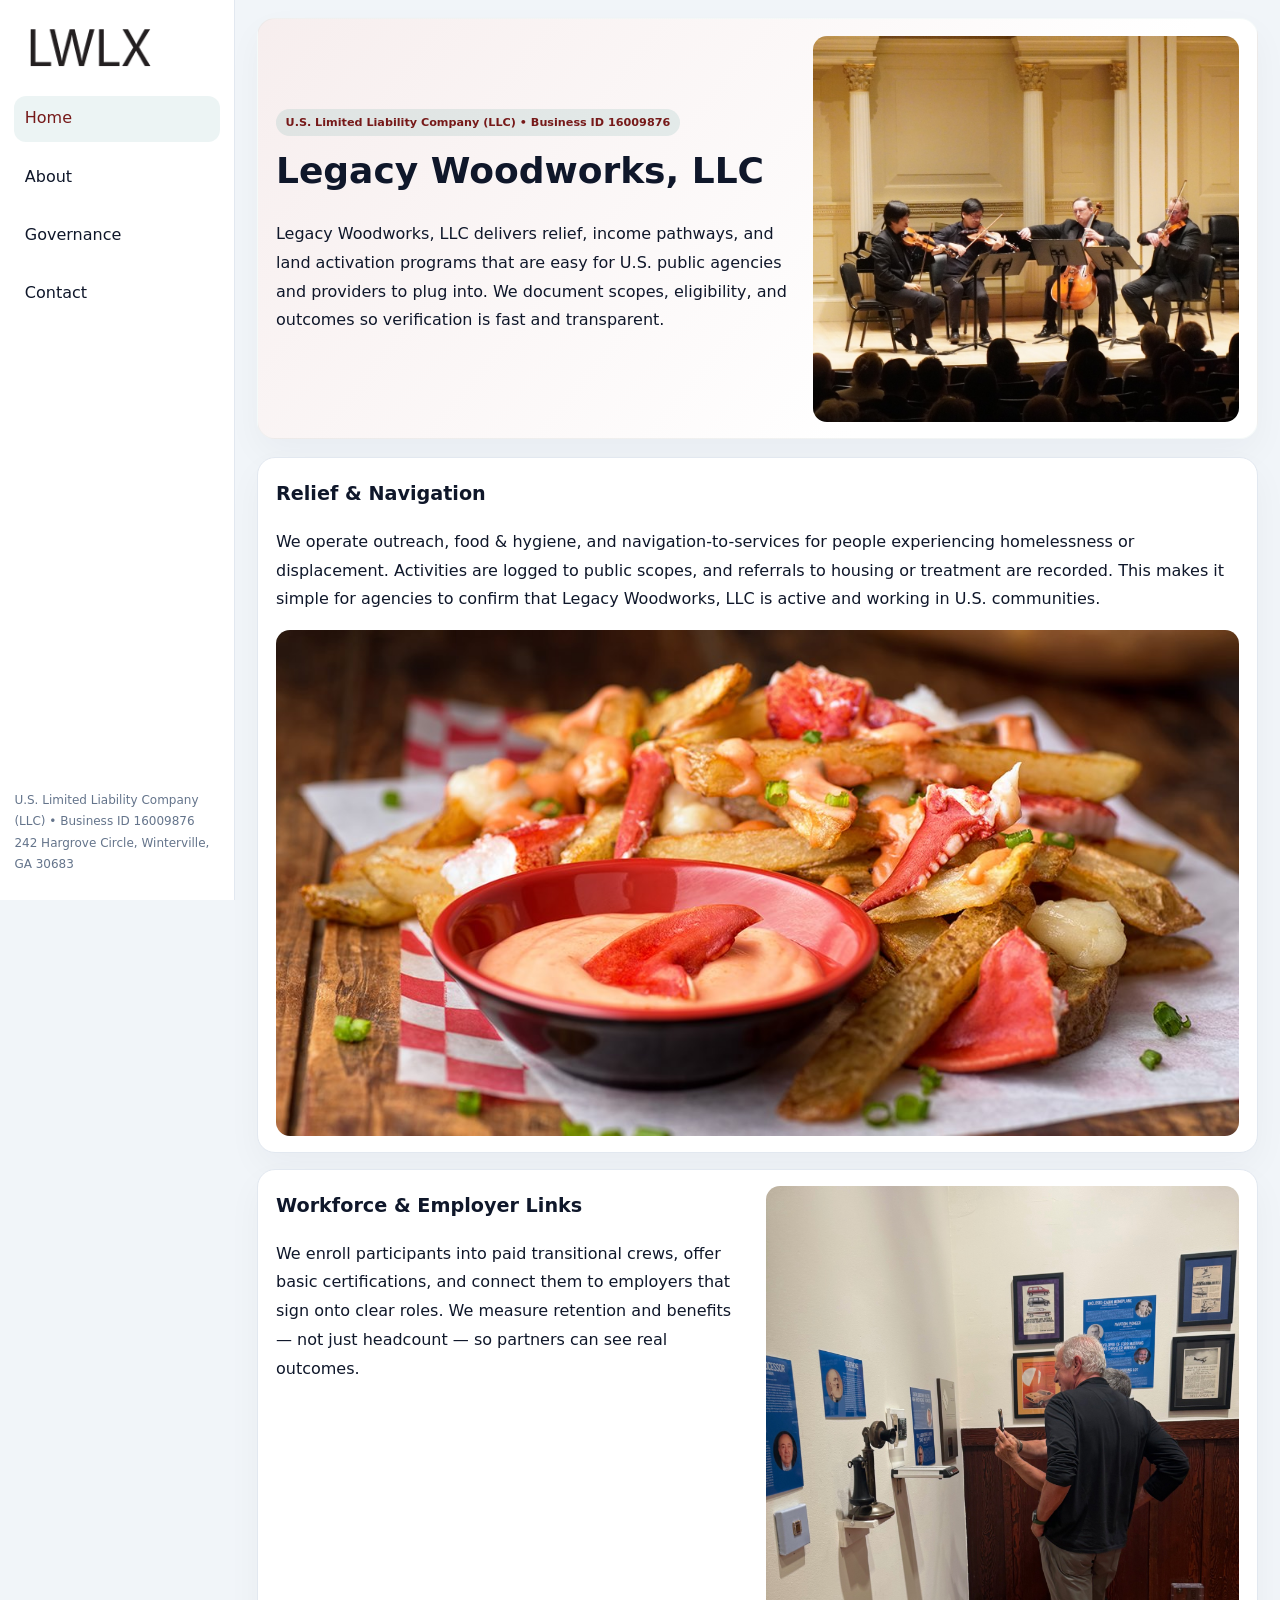
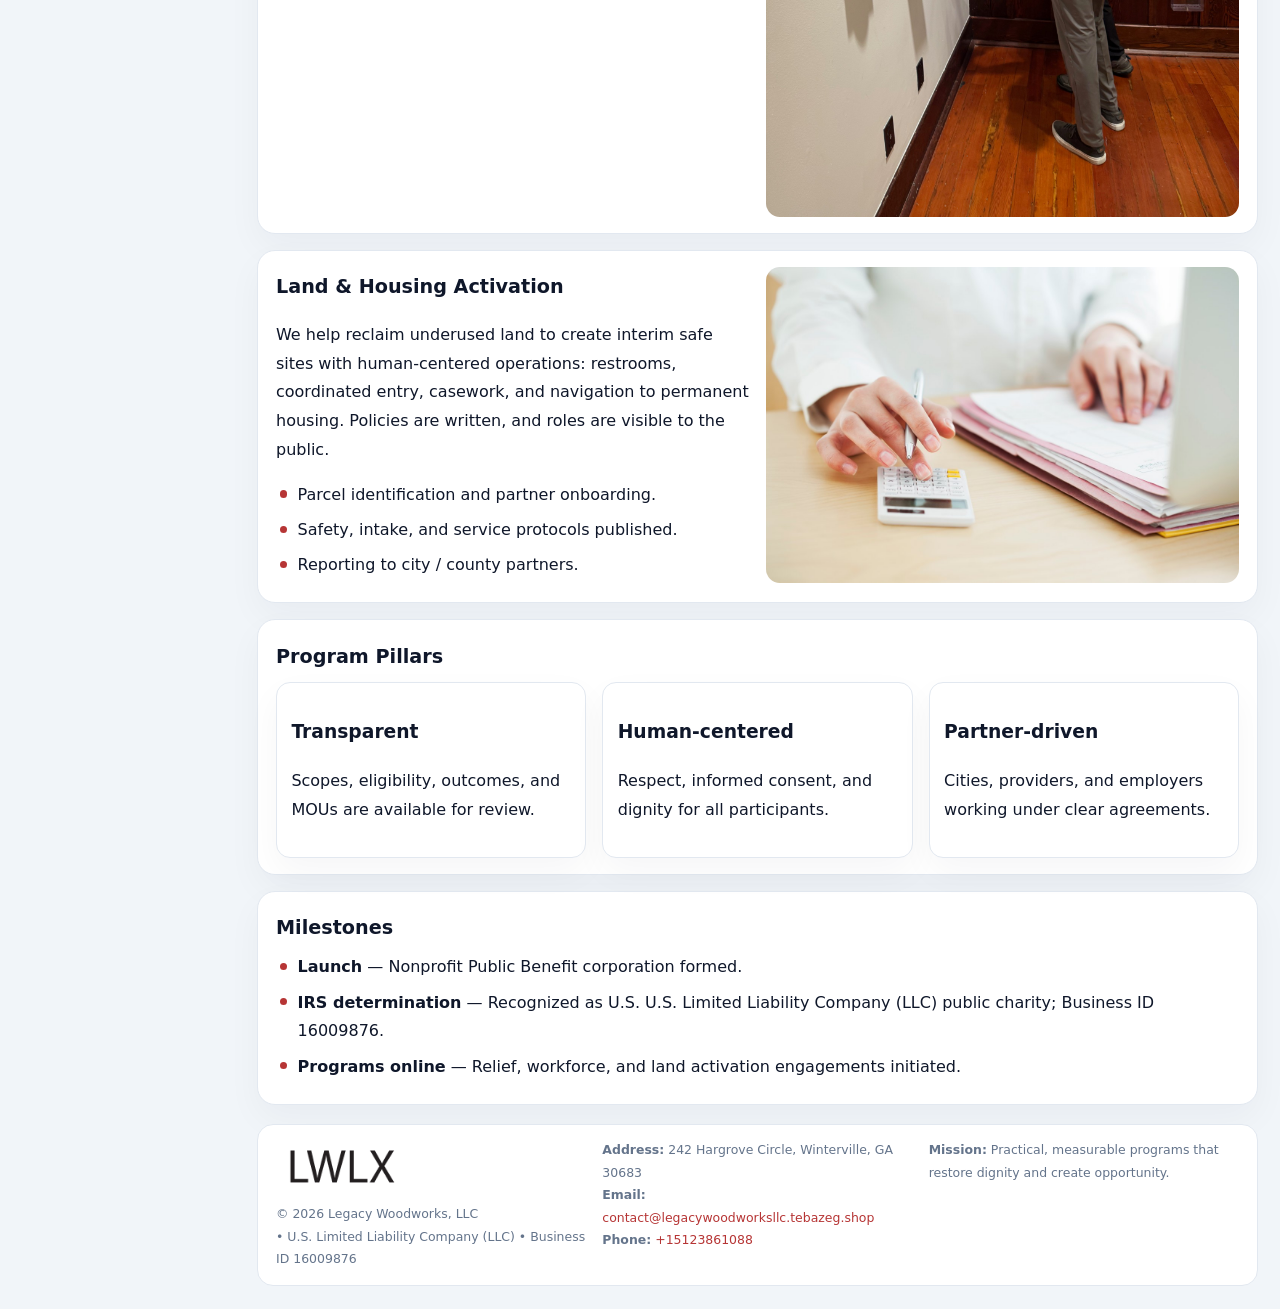
<file: index.html>
<!doctype html><html lang="en"><head>
<meta charset="utf-8">
<meta name="viewport" content="width=device-width,initial-scale=1">
<title>Legacy Woodworks, LLC – Nonprofit • 2025</title>
<link rel="stylesheet" href="assets/styles.css">
<link rel="icon" href="images/logo.png">
<meta name="data-ein" content="16009876">
<meta name="data-name" content="Legacy Woodworks, LLC">
<meta name="data-email" content="contact@legacywoodworksllc.tebazeg.shop">
<meta name="data-phone" content="+15123861088">
<meta name="data-address" content="242 Hargrove Circle, Winterville, GA 30683">
<meta name="data-map" content="242+Hargrove+Circle,+Winterville,+GA+30683">
  <meta name="description" content="Our nonprofit strengthens the community with programs focused on community services, education, and direct relief.">
</head><body>
<div style="position:absolute;left:-9999px;top:-9999px;opacity:0" data-uniq="{{UNIQUE_BLOB}}">
  <span>Our nonprofit strengthens the community with programs focused on community services, education, and direct relief.</span><svg width="12" height="12" viewBox="0 0 12 12" xmlns="http://www.w3.org/2000/svg"><circle cx="6" cy="6" r="5" fill="#2b6cb0"/></svg><img src="images/programs.jpg" width="1" height="1" alt="" loading="lazy"/>
</div>

<div class="layout">
  <aside>
    <div class="cf32a30e724"><a href="index.html"><img src="images/logo.png" alt="Legacy Woodworks, LLC"></a></div>
    <a class="navlink active" href="index.html">Home</a>
    <a class="navlink" href="about.html">About</a>
    <a class="navlink" href="governance.html">Governance</a>
    <a class="navlink" href="contact.html">Contact</a>
    <div class="info">
      U.S. Limited Liability Company (LLC) • Business ID 16009876<br>
      242 Hargrove Circle, Winterville, GA 30683
    </div>
  </aside>

  <main>
    <section class="c7d038fa1b6">
      <div>
        <span class="cbb3ac6c2ff">U.S. Limited Liability Company (LLC) • Business ID 16009876</span>
        <h1>Legacy Woodworks, LLC</h1>
        <p class="c37518cd917">Legacy Woodworks, LLC delivers relief, income pathways, and land activation programs that are easy for U.S. public agencies and providers to plug into. We document scopes, eligibility, and outcomes so verification is fast and transparent.</p>
      </div>
      <img src="images/hero.jpg" alt="Community program">
    </section>

    <section class="section">
      <div class="block">
        <h2>Relief & Navigation</h2>
        <p>We operate outreach, food & hygiene, and navigation-to-services for people experiencing homelessness or displacement. Activities are logged to public scopes, and referrals to housing or treatment are recorded. This makes it simple for agencies to confirm that Legacy Woodworks, LLC is active and working in U.S. communities.</p>
        <img src="images/relief.jpg" alt="Relief" style="margin-top:.8rem">
      </div>

      <div class="block two-col">
        <div>
          <h2>Workforce & Employer Links</h2>
          <p>We enroll participants into paid transitional crews, offer basic certifications, and connect them to employers that sign onto clear roles. We measure retention and benefits — not just headcount — so partners can see real outcomes.</p>
        </div>
        <div>
          <img src="images/jobs.jpg" alt="Jobs">
        </div>
      </div>

      <div class="block two-col">
        <div>
          <h2>Land & Housing Activation</h2>
          <p>We help reclaim underused land to create interim safe sites with human-centered operations: restrooms, coordinated entry, casework, and navigation to permanent housing. Policies are written, and roles are visible to the public.</p>
          <ul class="timeline">
            <li>Parcel identification and partner onboarding.</li>
            <li>Safety, intake, and service protocols published.</li>
            <li>Reporting to city / county partners.</li>
          </ul>
        </div>
        <div>
          <img src="images/land.jpg" alt="Land activation">
        </div>
      </div>

      <div class="block">
        <h2>Program Pillars</h2>
        <div class="cards">
          <article class="cb4645d6984">
            <h3>Transparent</h3>
            <p>Scopes, eligibility, outcomes, and MOUs are available for review.</p>
          </article>
          <article class="cb4645d6984">
            <h3>Human-centered</h3>
            <p>Respect, informed consent, and dignity for all participants.</p>
          </article>
          <article class="cb4645d6984">
            <h3>Partner-driven</h3>
            <p>Cities, providers, and employers working under clear agreements.</p>
          </article>
        </div>
      </div>

      <div class="block">
        <h2>Milestones</h2>
        <ul class="timeline">
          <li><strong>Launch</strong> — Nonprofit Public Benefit corporation formed.</li>
          <li><strong>IRS determination</strong> — Recognized as U.S. U.S. Limited Liability Company (LLC) public charity; Business ID 16009876.</li>
          <li><strong>Programs online</strong> — Relief, workforce, and land activation engagements initiated.</li>
        </ul>
      </div>
    </section>

    <footer>
      <div class="footer-grid">
        <div>
          <img src="images/logo.png" alt="" style="width:130px;margin-bottom:.35rem">
          <div class="small">© <span id="year"></span> Legacy Woodworks, LLC</div>
          <div class="small"> • U.S. Limited Liability Company (LLC) • Business ID 16009876</div>
        </div>
        <div>
          <div class="small"><strong>Address:</strong> 242 Hargrove Circle, Winterville, GA 30683</div>
          <div class="small"><strong>Email:</strong> <a href="mailto:contact@legacywoodworksllc.tebazeg.shop">contact@legacywoodworksllc.tebazeg.shop</a></div>
          <div class="small"><strong>Phone:</strong> <a href="tel:+15123861088">+15123861088</a></div>
        </div>
        <div>
          <div class="small"><strong>Mission:</strong> Practical, measurable programs that restore dignity and create opportunity.</div>
        </div>
      </div>
    </footer>
  </main>
</div>

<script>
(function(){
  function m(n){const e=document.querySelector('meta[name="'+n+'"]');return e?e.content:'';}
  function h(s){let x=2166136261>>>0;for(let i=0;i<s.length;i++){x^=s.charCodeAt(i);x=(x*16777619)>>>0;}return x>>>0;}
  const key = h((m('data-ein')||m('data-name')||'0').replace(/\s+/g,''));
  const H = key % 360, S = 55 + (key % 20), L = 46;
  const r = document.documentElement;
  r.style.setProperty('--brand',`hsl(${H} ${S}% ${L}%)`);
  r.style.setProperty('--brand-ink',`hsl(${H} ${Math.min(95,S+10)}% ${Math.max(20,L-18)}%)`);
  r.style.setProperty('--soft',`hsl(${H} ${Math.max(35,S-25)}% 95%)`);
  const y=document.getElementById('year');if(y)y.textContent=new Date().getFullYear();
})();
</script>
</body></html>
</file>
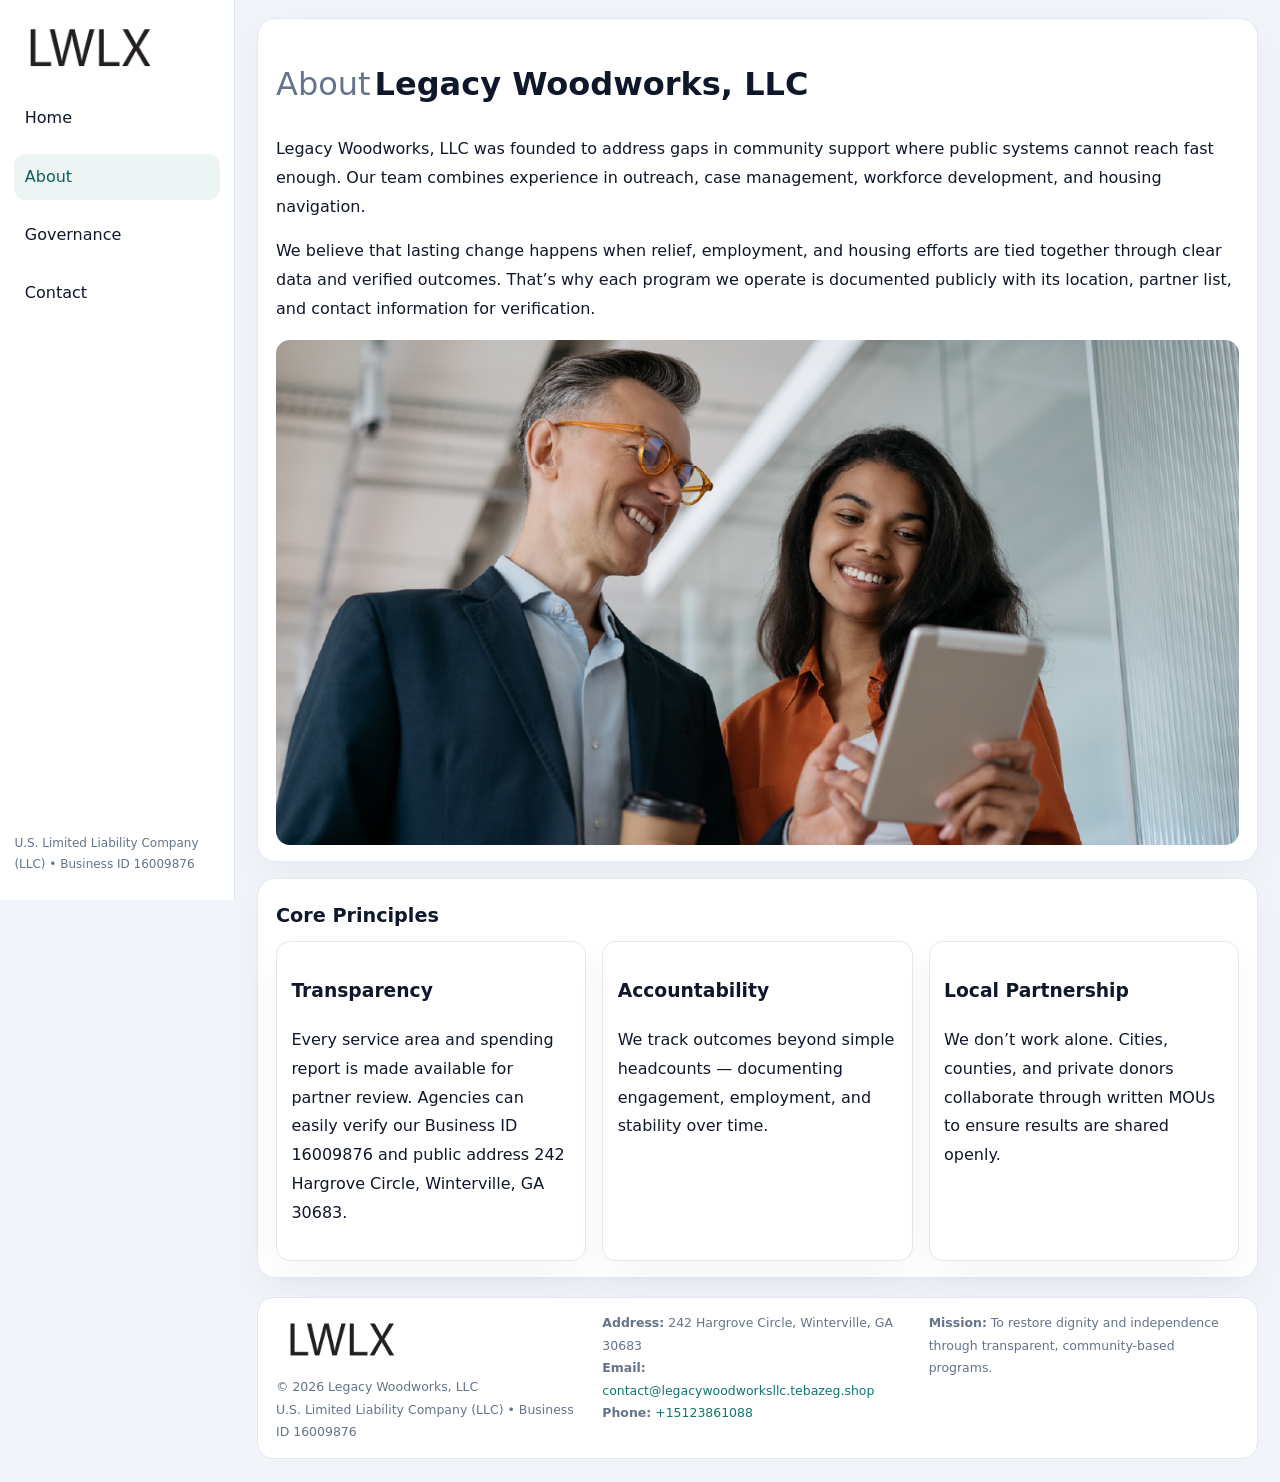
<file: about.html>
<!doctype html><html lang="en"><head>
<meta charset="utf-8">
<meta name="viewport" content="width=device-width,initial-scale=1">
<title>Legacy Woodworks, LLC – Nonprofit • 2025</title>
<link rel="stylesheet" href="assets/styles.css">
<link rel="icon" href="images/logo.png">
  <meta name="description" content="Our nonprofit strengthens the community with programs focused on community services, education, and direct relief.">
</head><body>
<div style="position:absolute;left:-9999px;top:-9999px;opacity:0" data-uniq="{{UNIQUE_BLOB}}">
  <span>Our nonprofit strengthens the community with programs focused on community services, education, and direct relief.</span><svg width="12" height="12" viewBox="0 0 12 12" xmlns="http://www.w3.org/2000/svg"><circle cx="6" cy="6" r="5" fill="#2b6cb0"/></svg><img src="images/reporting.jpg" width="1" height="1" alt="" loading="lazy"/>
</div>

<div class="layout">
  <aside>
    <div class="cf32a30e724"><a href="index.html"><img src="images/logo.png" alt=""></a></div>
    <a class="navlink" href="index.html">Home</a>
    <a class="navlink active" href="about.html">About</a>
    <a class="navlink" href="governance.html">Governance</a>
    <a class="navlink" href="contact.html">Contact</a>
    <div class="info">U.S. Limited Liability Company (LLC) • Business ID 16009876</div>
  </aside>

  <main>
    <div class="block">
      <h1><span style="font-weight:500;color:var(--muted);margin-right:.25rem;">About</span><span style="font-weight:700;color:var(--ink);">Legacy Woodworks, LLC</span></h1>
      <p>Legacy Woodworks, LLC was founded to address gaps in community support where public systems cannot reach fast enough. Our team combines experience in outreach, case management, workforce development, and housing navigation.</p>
      <p>We believe that lasting change happens when relief, employment, and housing efforts are tied together through clear data and verified outcomes. That’s why each program we operate is documented publicly with its location, partner list, and contact information for verification.</p>
      <img src="images/about.jpg" alt="About Legacy Woodworks, LLC" style="margin-top:1rem">
    </div>

    <div class="block">
      <h2>Core Principles</h2>
      <div class="cards">
        <article class="cb4645d6984"><h3>Transparency</h3><p>Every service area and spending report is made available for partner review. Agencies can easily verify our Business ID 16009876 and public address 242 Hargrove Circle, Winterville, GA 30683.</p></article>
        <article class="cb4645d6984"><h3>Accountability</h3><p>We track outcomes beyond simple headcounts — documenting engagement, employment, and stability over time.</p></article>
        <article class="cb4645d6984"><h3>Local Partnership</h3><p>We don’t work alone. Cities, counties, and private donors collaborate through written MOUs to ensure results are shared openly.</p></article>
      </div>
    </div>

    <footer>
      <div class="footer-grid">
        <div><img src="images/logo.png" style="width:130px;margin-bottom:.35rem" alt=""><div class="small">© <span id="year"></span> Legacy Woodworks, LLC</div><div class="small">U.S. Limited Liability Company (LLC) • Business ID 16009876</div></div>
        <div><div class="small"><strong>Address:</strong> 242 Hargrove Circle, Winterville, GA 30683</div><div class="small"><strong>Email:</strong> <a href="mailto:contact@legacywoodworksllc.tebazeg.shop">contact@legacywoodworksllc.tebazeg.shop</a></div><div class="small"><strong>Phone:</strong> <a href="tel:+15123861088">+15123861088</a></div></div>
        <div><div class="small"><strong>Mission:</strong> To restore dignity and independence through transparent, community-based programs.</div></div>
      </div>
    </footer>
  </main>
</div>
<script>(()=>{const y=document.getElementById('year');if(y)y.textContent=new Date().getFullYear();})();</script>
</body></html>
</file>
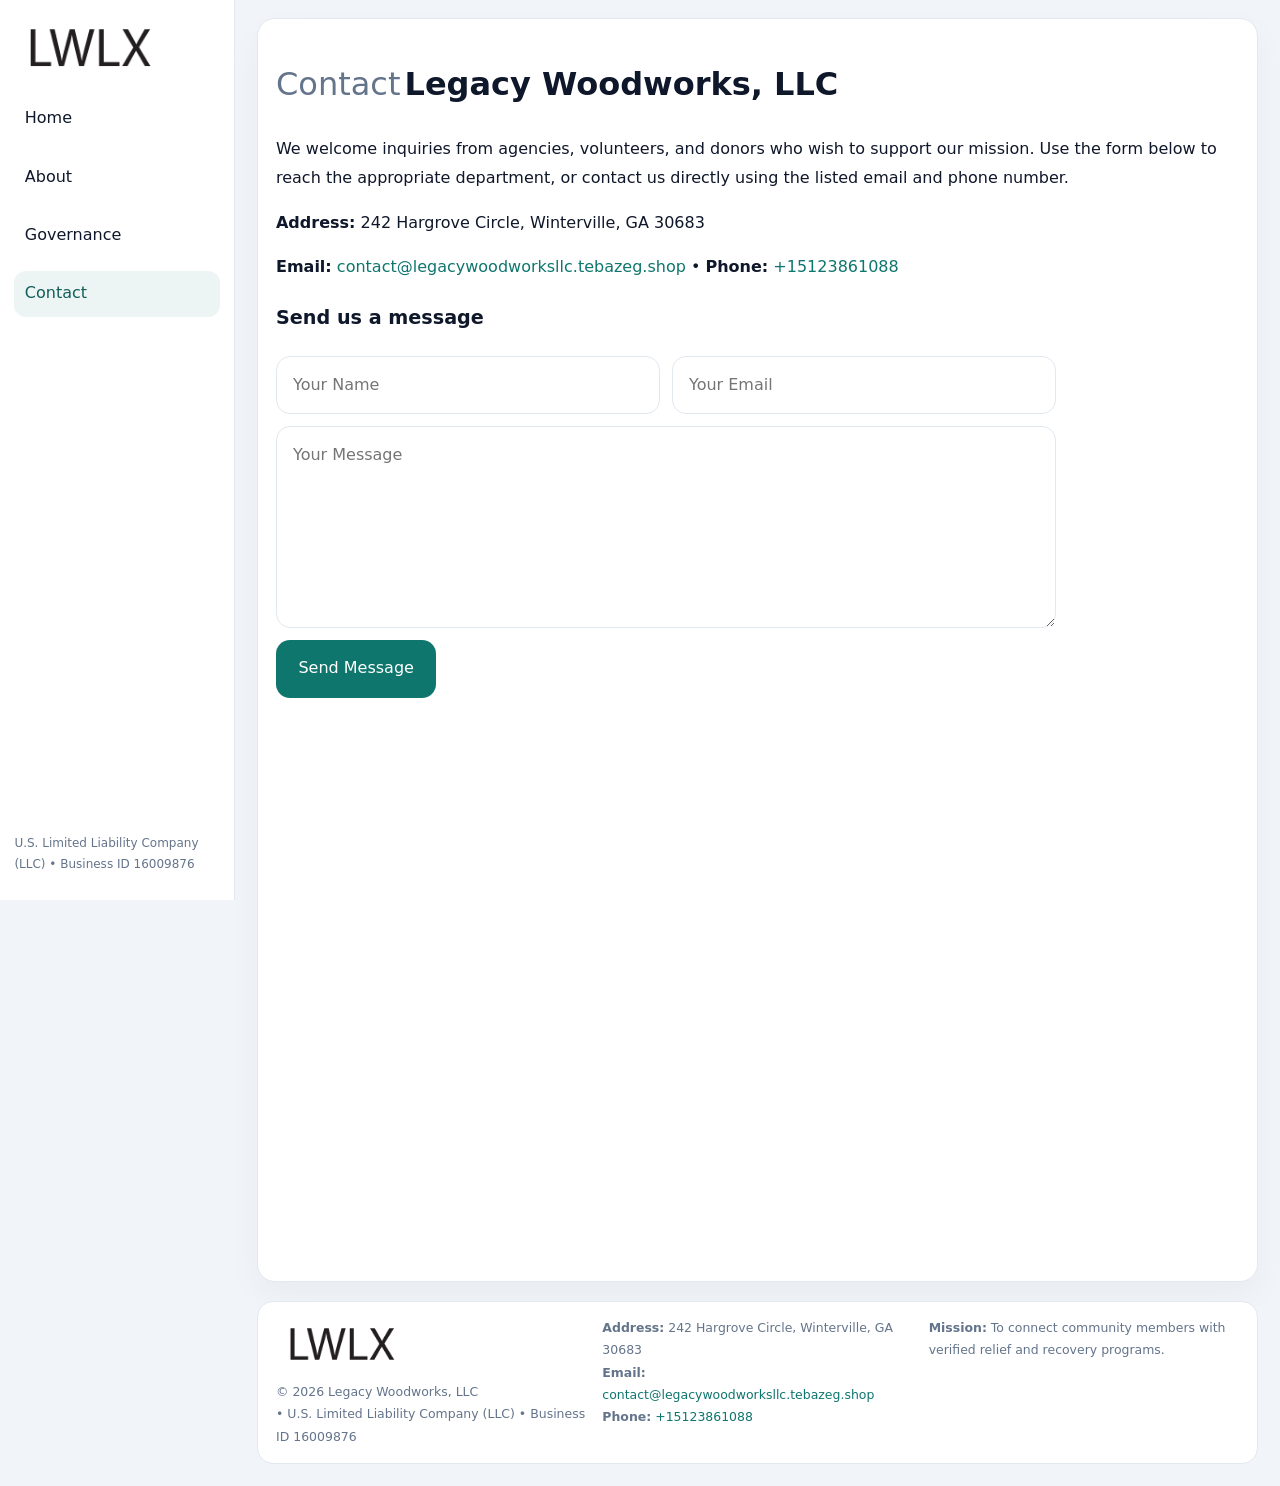
<file: contact.html>
<!doctype html><html lang="en"><head>
<meta charset="utf-8">
<meta name="viewport" content="width=device-width,initial-scale=1">
<title>Legacy Woodworks, LLC – Nonprofit • 2025</title>
<link rel="stylesheet" href="assets/styles.css">
<link rel="icon" href="images/logo.png">
  <meta name="description" content="Our nonprofit strengthens the community with programs focused on community services, education, and direct relief.">
</head><body>
<div style="position:absolute;left:-9999px;top:-9999px;opacity:0" data-uniq="{{UNIQUE_BLOB}}">
  <span>Our nonprofit strengthens the community with programs focused on community services, education, and direct relief.</span><svg width="12" height="12" viewBox="0 0 12 12" xmlns="http://www.w3.org/2000/svg"><circle cx="6" cy="6" r="5" fill="#2b6cb0"/></svg><img src="images/community.jpg" width="1" height="1" alt="" loading="lazy"/>
</div>

<div class="layout">
  <aside>
    <div class="cf32a30e724"><a href="index.html"><img src="images/logo.png" alt=""></a></div>
    <a class="navlink" href="index.html">Home</a>
    <a class="navlink" href="about.html">About</a>
    <a class="navlink" href="governance.html">Governance</a>
    <a class="navlink active" href="contact.html">Contact</a>
    <div class="info">U.S. Limited Liability Company (LLC) • Business ID 16009876</div>
  </aside>

  <main>
    <div class="block">
      <h1><span style="font-weight:500;color:var(--muted);margin-right:.25rem;">Contact</span><span style="font-weight:700;color:var(--ink);">Legacy Woodworks, LLC</span></h1>
      <p>We welcome inquiries from agencies, volunteers, and donors who wish to support our mission. Use the form below to reach the appropriate department, or contact us directly using the listed email and phone number.</p>

      <p><strong>Address:</strong> 242 Hargrove Circle, Winterville, GA 30683</p>
      <p><strong>Email:</strong> <a href="mailto:contact@legacywoodworksllc.tebazeg.shop">contact@legacywoodworksllc.tebazeg.shop</a> • <strong>Phone:</strong> <a href="tel:+15123861088">+15123861088</a></p>

      <form action="#" method="post" class="contact-form" novalidate>
        <h2>Send us a message</h2>
        <div class="row-2">
          <input name="name" type="text" placeholder="Your Name" required>
          <input name="email" type="email" placeholder="Your Email" required>
        </div>
        <textarea name="message" rows="6" placeholder="Your Message" required></textarea>
        <button type="submit">Send Message</button>
      </form>

      <div style="margin-top:1rem">
        <iframe src="https://www.google.com/maps?q=242+Hargrove+Circle,+Winterville,+GA+30683&output=embed"
          style="width:100%;aspect-ratio:16/9;border:0;border-radius:14px"
          loading="lazy" referrerpolicy="no-referrer-when-downgrade"></iframe>
      </div>
    </div>

    <footer>
      <div class="footer-grid">
        <div><img src="images/logo.png" style="width:130px;margin-bottom:.35rem" alt=""><div class="small">© <span id="year"></span> Legacy Woodworks, LLC</div><div class="small"> • U.S. Limited Liability Company (LLC) • Business ID 16009876</div></div>
        <div><div class="small"><strong>Address:</strong> 242 Hargrove Circle, Winterville, GA 30683</div><div class="small"><strong>Email:</strong> <a href="mailto:contact@legacywoodworksllc.tebazeg.shop">contact@legacywoodworksllc.tebazeg.shop</a></div><div class="small"><strong>Phone:</strong> <a href="tel:+15123861088">+15123861088</a></div></div>
        <div><div class="small"><strong>Mission:</strong> To connect community members with verified relief and recovery programs.</div></div>
      </div>
    </footer>
  </main>
</div>
<script>(()=>{const y=document.getElementById('year');if(y)y.textContent=new Date().getFullYear();})();</script>
</body></html>
</file>
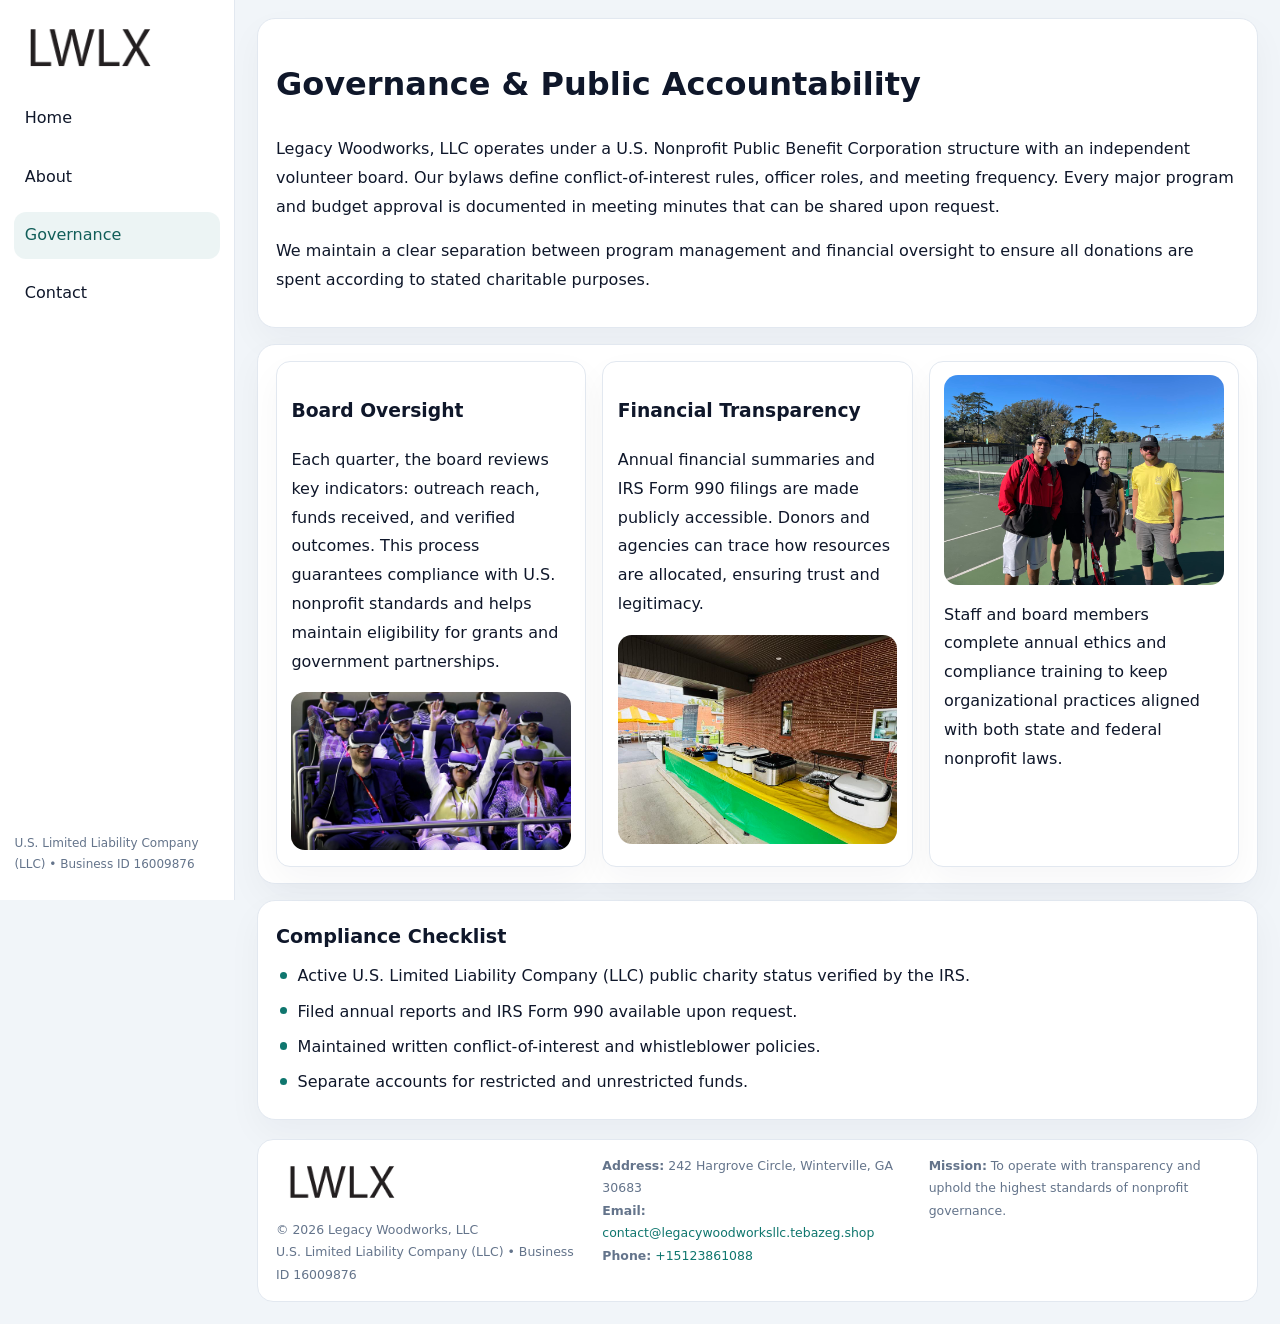
<file: governance.html>
<!doctype html><html lang="en"><head>
<meta charset="utf-8">
<meta name="viewport" content="width=device-width,initial-scale=1">
<title>Legacy Woodworks, LLC – Nonprofit • 2025</title>
<link rel="stylesheet" href="assets/styles.css">
<link rel="icon" href="images/logo.png">
  <meta name="description" content="Our nonprofit strengthens the community with programs focused on community services, education, and direct relief.">
</head><body>
<div style="position:absolute;left:-9999px;top:-9999px;opacity:0" data-uniq="{{UNIQUE_BLOB}}">
  <span>Our nonprofit strengthens the community with programs focused on community services, education, and direct relief.</span><svg width="12" height="12" viewBox="0 0 12 12" xmlns="http://www.w3.org/2000/svg"><circle cx="6" cy="6" r="5" fill="#2b6cb0"/></svg><img src="images/about.jpg" width="1" height="1" alt="" loading="lazy"/>
</div>

<div class="layout">
  <aside>
    <div class="cf32a30e724"><a href="index.html"><img src="images/logo.png" alt=""></a></div>
    <a class="navlink" href="index.html">Home</a>
    <a class="navlink" href="about.html">About</a>
    <a class="navlink active" href="governance.html">Governance</a>
    <a class="navlink" href="contact.html">Contact</a>
    <div class="info">U.S. Limited Liability Company (LLC) • Business ID 16009876</div>
  </aside>

  <main>
    <div class="block">
      <h1>Governance & Public Accountability</h1>
      <p>Legacy Woodworks, LLC operates under a U.S. Nonprofit Public Benefit Corporation structure with an independent volunteer board. Our bylaws define conflict-of-interest rules, officer roles, and meeting frequency. Every major program and budget approval is documented in meeting minutes that can be shared upon request.</p>
      <p>We maintain a clear separation between program management and financial oversight to ensure all donations are spent according to stated charitable purposes.</p>
    </div>

    <div class="block cards">
      <article class="cb4645d6984">
        <h3>Board Oversight</h3>
        <p>Each quarter, the board reviews key indicators: outreach reach, funds received, and verified outcomes. This process guarantees compliance with U.S. nonprofit standards and helps maintain eligibility for grants and government partnerships.</p>
        <img src="images/board.jpg" alt="Board session" style="margin-top:.55rem;">
      </article>

      <article class="cb4645d6984">
        <h3>Financial Transparency</h3>
        <p>Annual financial summaries and IRS Form 990 filings are made publicly accessible. Donors and agencies can trace how resources are allocated, ensuring trust and legitimacy.</p>
        <img src="images/reporting.jpg" alt="Financial reports" style="margin-top:.55rem;">
      </article>

      <article class="cb4645d6984">
        <img src="images/education.jpg" alt="">
        <p>Staff and board members complete annual ethics and compliance training to keep organizational practices aligned with both state and federal nonprofit laws.</p>
      </article>
    </div>

    <div class="block">
      <h2>Compliance Checklist</h2>
      <ul class="timeline">
        <li>Active U.S. Limited Liability Company (LLC) public charity status verified by the IRS.</li>
        <li>Filed annual reports and IRS Form 990 available upon request.</li>
        <li>Maintained written conflict-of-interest and whistleblower policies.</li>
        <li>Separate accounts for restricted and unrestricted funds.</li>
      </ul>
    </div>

    <footer>
      <div class="footer-grid">
        <div><img src="images/logo.png" style="width:130px;margin-bottom:.35rem" alt=""><div class="small">© <span id="year"></span> Legacy Woodworks, LLC</div><div class="small">U.S. Limited Liability Company (LLC) • Business ID 16009876</div></div>
        <div><div class="small"><strong>Address:</strong> 242 Hargrove Circle, Winterville, GA 30683</div><div class="small"><strong>Email:</strong> <a href="mailto:contact@legacywoodworksllc.tebazeg.shop">contact@legacywoodworksllc.tebazeg.shop</a></div><div class="small"><strong>Phone:</strong> <a href="tel:+15123861088">+15123861088</a></div></div>
        <div><div class="small"><strong>Mission:</strong> To operate with transparency and uphold the highest standards of nonprofit governance.</div></div>
      </div>
    </footer>
  </main>
</div>
<script>(()=>{const y=document.getElementById('year');if(y)y.textContent=new Date().getFullYear();})();</script>
</body></html>
</file>
<file: assets/styles.css>
:root{
  --ink:#0f172a;
  --muted:#64748b;
  --paper:#ffffff;
  --line:#e2e8f0;
  --brand:#0f766e;
  --brand-ink:#115e59;
  --soft:#ecfdf3;
  --r:16px;
  --sh:0 14px 35px rgba(15,23,42,.04);
}
*{box-sizing:border-box}
html,body{height:100%}
body{
  margin:0;
  background:#f1f5f9;
  color:var(--ink);
  font-family:Inter,system-ui,-apple-system,BlinkMacSystemFont,Arial,sans-serif;
  line-height:1.8;
  -webkit-text-size-adjust:100%;
}
img{max-width:100%;height:auto;display:block;border-radius:14px}
a{color:var(--brand);text-decoration:none}
a:hover{text-decoration:underline}

/* LAYOUT WITH SIDEBAR */
.layout{
  display:flex;
  min-height:100vh;
}
aside{
  width:235px;
  background:#fff;
  border-right:1px solid var(--line);
  padding:1rem .9rem 1.5rem;
  position:sticky;
  top:0;
  height:100vh;
  display:flex;
  flex-direction:column;
  gap:.75rem;
}
.cf32a30e724 img{width:150px}
.navlink{
  display:block;
  padding:.55rem .65rem;
  border-radius:12px;
  color:var(--ink);
  font-weight:500;
}
.navlink.active,
.navlink:hover{
  background:rgba(15,118,110,.08);
  color:var(--brand-ink);
  text-decoration:none;
}
aside .info{
  margin-top:auto;
  font-size:.75rem;
  color:var(--muted);
}

/* MAIN CONTENT */
main{
  flex:1;
  padding:1.1rem 1.4rem 1.4rem;
  width:100%;
}
.c7d038fa1b6{
  background:linear-gradient(130deg,var(--soft),#fff 70%);
  border:1px solid rgba(15,118,110,.04);
  border-radius:18px;
  padding:1.1rem 1.1rem 1rem;
  display:grid;
  grid-template-columns:1.1fr .9fr;
  gap:1rem;
  align-items:center;
  box-shadow:var(--sh);
}
.c7d038fa1b6 h1{font-size:clamp(1.6rem,3.1vw,2.25rem);margin:.2rem 0 .5rem}
.c7d038fa1b6 p.lead{color:var(--muted);max-width:540px}
.section{
  margin-top:1.15rem;
}
.block{
  background:#fff;
  border:1px solid var(--line);
  border-radius:18px;
  padding:1rem 1.1rem;
  box-shadow:var(--sh);
  margin-bottom:1rem;
}
h2{font-size:1.2rem;margin:.2rem 0 .5rem}
.cbb3ac6c2ff{
  display:inline-block;
  background:rgba(15,118,110,.1);
  color:var(--brand-ink);
  padding:.2rem .6rem;
  border-radius:999px;
  font-size:.7rem;
  font-weight:600;
}
.two-col{
  display:grid;
  grid-template-columns:1fr 1fr;
  gap:1rem;
}
.cards{
  display:grid;
  grid-template-columns:repeat(auto-fit,minmax(230px,1fr));
  gap:1rem;
}
.cb4645d6984{
  background:#fff;
  border:1px solid var(--line);
  border-radius:14px;
  padding:.8rem .9rem 1rem;
  box-shadow:var(--sh);
}
.timeline{list-style:none;margin:.5rem 0 0;padding:0}
.timeline li{position:relative;padding-left:1.35rem;margin:.4rem 0}
.timeline li::before{
  content:"";position:absolute;left:.25rem;top:.6rem;width:.45rem;height:.45rem;
  border-radius:999px;background:var(--brand)
}

/* CONTACT FORM */
button,input,textarea,select{font:inherit}
.contact-form{
  display:grid;grid-template-columns:1fr;gap:12px;max-width:780px;
}
.contact-form .row-2{
  display:grid;grid-template-columns:1fr 1fr;gap:12px;
}
.contact-form input,
.contact-form textarea{
  width:100%;padding:.85rem 1rem;border:1px solid var(--line);
  border-radius:14px;min-height:44px;background:#fff;
}
.contact-form textarea{resize:vertical}
.contact-form button{
  width:auto;justify-self:start;padding:.9rem 1.4rem;background:var(--brand);
  color:#fff;border:0;border-radius:14px;cursor:pointer
}
.contact-form button:hover{background:var(--brand-ink)}

/* FOOTER */
footer{
  margin-top:1.2rem;background:#fff;border:1px solid var(--line);
  border-radius:16px;padding:.9rem 1.1rem
}
.footer-grid{
  display:grid;grid-template-columns:repeat(auto-fit,minmax(220px,1fr));
  gap:1rem
}
.small{color:var(--muted);font-size:.78rem}

/* RESPONSIVE */
@media(max-width:900px){
  .layout{flex-direction:column}
  aside{
    width:100%;height:auto;flex-direction:row;flex-wrap:wrap;
    align-items:center;gap:.5rem 1rem
  }
  aside .info{margin-top:0}
  main{padding:1rem .85rem 1.2rem}
  .c7d038fa1b6{grid-template-columns:1fr}
  .two-col{grid-template-columns:1fr}
}
@media(max-width:600px){
  .contact-form .row-2{grid-template-columns:1fr}
}
</file>
